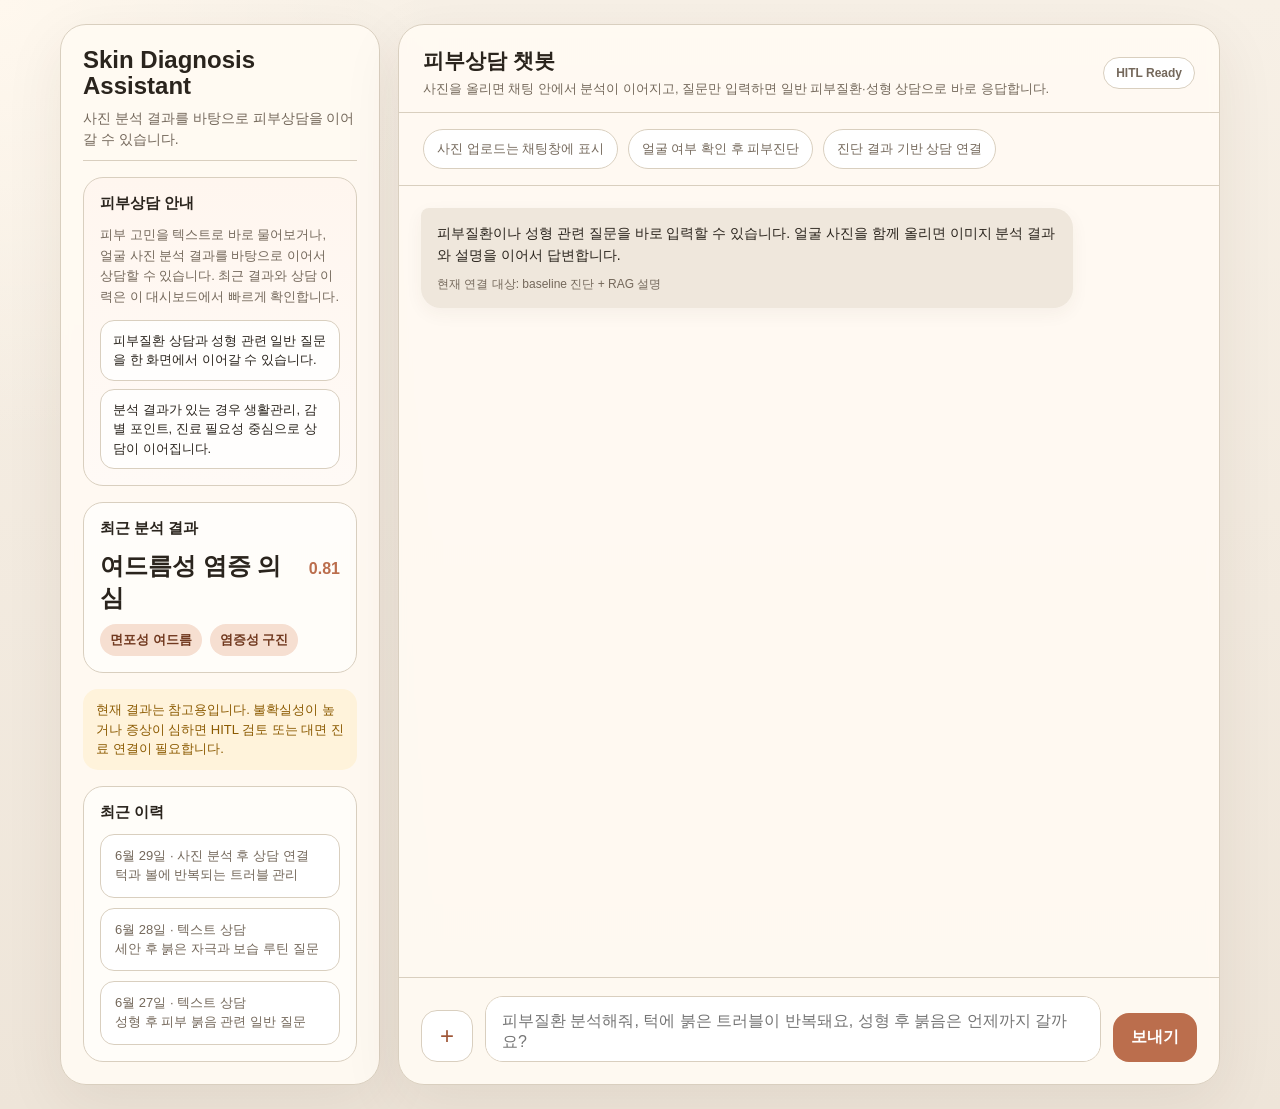
<file: Skin_diagnosis_proj/apps/web/simple_chatbot_mock.html>
﻿<!DOCTYPE html>
<html lang="ko">
<head>
  <meta charset="UTF-8" />
  <meta name="viewport" content="width=device-width, initial-scale=1.0" />
  <title>Skin Diagnosis Assistant Mock</title>
  <style>
    :root {
      --bg: #f4efe7;
      --panel: rgba(255, 250, 243, 0.94);
      --line: #d9cfbf;
      --text: #2a241d;
      --muted: #74685b;
      --accent: #bb6e4d;
      --accent-strong: #9f5637;
      --accent-soft: #f6dfd1;
      --bot: #efe7dc;
      --user: #f8ccb3;
      --warn: #8b5a00;
      --warn-bg: #fff3db;
      --ok: #2d6a4f;
      --ok-bg: #e8f3ec;
    }
    * { box-sizing: border-box; }
    body {
      margin: 0;
      font-family: "Segoe UI", "Noto Sans KR", sans-serif;
      color: var(--text);
      background: radial-gradient(circle at top left, #fff8ee 0, transparent 26%), linear-gradient(180deg, #f7f0e6 0%, #eee5d9 100%);
      min-height: 100vh;
      display: grid;
      place-items: center;
      padding: 24px;
    }
    .app {
      width: min(1160px, 100%);
      min-height: min(860px, calc(100vh - 48px));
      display: grid;
      grid-template-columns: 320px 1fr;
      gap: 18px;
    }
    .panel {
      background: var(--panel);
      border: 1px solid var(--line);
      border-radius: 26px;
      box-shadow: 0 18px 60px rgba(58, 42, 22, 0.08);
      backdrop-filter: blur(6px);
    }
    .sidebar {
      padding: 22px;
      display: flex;
      flex-direction: column;
      gap: 16px;
    }
    .brand {
      padding-bottom: 10px;
      border-bottom: 1px solid var(--line);
    }
    .brand h1 { margin: 0; font-size: 24px; line-height: 1.1; }
    .brand p { margin: 8px 0 0; color: var(--muted); font-size: 14px; line-height: 1.5; }
    .card {
      border: 1px solid var(--line);
      border-radius: 20px;
      background: rgba(255,255,255,0.58);
      padding: 16px;
    }
    .card h2 { margin: 0 0 12px; font-size: 15px; }
    .entry-card { background: linear-gradient(180deg, #fff6ef 0%, #fffaf6 100%); }
    .helper { color: var(--muted); font-size: 13px; line-height: 1.6; }
    .guide-list { display: grid; gap: 8px; margin-top: 12px; }
    .guide-item {
      padding: 10px 12px;
      border-radius: 14px;
      background: rgba(255,255,255,0.82);
      border: 1px solid var(--line);
      font-size: 13px;
      line-height: 1.5;
      color: var(--text);
    }
    .warning {
      padding: 11px 13px;
      background: var(--warn-bg);
      color: var(--warn);
      border-radius: 15px;
      font-size: 13px;
      line-height: 1.5;
    }
    .result-main {
      display: flex;
      justify-content: space-between;
      gap: 12px;
      align-items: baseline;
      margin-bottom: 10px;
    }
    .result-main strong { font-size: 24px; }
    .confidence { color: var(--accent); font-weight: 800; }
    .chips { display: flex; flex-wrap: wrap; gap: 8px; }
    .chip {
      display: inline-flex;
      align-items: center;
      padding: 7px 10px;
      border-radius: 999px;
      background: var(--accent-soft);
      color: #71391f;
      font-size: 13px;
      font-weight: 700;
    }
    .history { display: flex; flex-direction: column; gap: 10px; }
    .history-item {
      padding: 12px 14px;
      border: 1px solid var(--line);
      border-radius: 14px;
      background: #fff;
      font-size: 13px;
      color: var(--muted);
      line-height: 1.45;
    }
    .main {
      display: grid;
      grid-template-rows: auto auto 1fr auto;
      overflow: hidden;
    }
    .header {
      padding: 22px 24px 14px;
      border-bottom: 1px solid var(--line);
      display: flex;
      justify-content: space-between;
      gap: 16px;
      align-items: center;
    }
    .header h2 { margin: 0; font-size: 21px; }
    .header p { margin: 5px 0 0; color: var(--muted); font-size: 13px; }
    .badge {
      padding: 8px 12px;
      border: 1px solid var(--line);
      border-radius: 999px;
      background: white;
      color: var(--muted);
      font-size: 12px;
      font-weight: 800;
      white-space: nowrap;
    }
    .quick-entry {
      padding: 16px 24px;
      border-bottom: 1px solid var(--line);
      display: flex;
      gap: 10px;
      flex-wrap: wrap;
    }
    .quick-pill {
      padding: 10px 13px;
      border-radius: 999px;
      background: #fff;
      border: 1px solid var(--line);
      color: var(--muted);
      font-size: 13px;
    }
    .messages {
      padding: 22px;
      overflow: auto;
      display: flex;
      flex-direction: column;
      gap: 14px;
    }
    .bubble {
      max-width: min(760px, 84%);
      padding: 14px 16px;
      border-radius: 20px;
      line-height: 1.6;
      font-size: 14px;
      box-shadow: 0 6px 18px rgba(72, 52, 30, 0.05);
    }
    .bot { background: var(--bot); border-top-left-radius: 8px; }
    .user { background: var(--user); align-self: flex-end; border-top-right-radius: 8px; }
    .image-bubble {
      align-self: flex-end;
      width: min(340px, 82%);
      background: #fff;
      border: 1px solid var(--line);
      border-radius: 22px;
      padding: 12px;
      box-shadow: 0 6px 18px rgba(72, 52, 30, 0.05);
    }
    .image-preview {
      aspect-ratio: 4 / 3;
      border-radius: 16px;
      overflow: hidden;
      background: #ead0be;
    }
    .image-preview img {
      width: 100%;
      height: 100%;
      object-fit: cover;
      display: block;
    }
    .image-caption {
      margin-top: 10px;
      color: var(--muted);
      font-size: 12px;
    }
    .check-list {
      margin-top: 12px;
      display: grid;
      gap: 8px;
    }
    .check-item {
      padding: 10px 12px;
      border-radius: 14px;
      background: rgba(255,255,255,0.62);
      border: 1px solid var(--line);
      font-size: 13px;
    }
    .check-item.ok { background: var(--ok-bg); color: var(--ok); border-color: #c9dfd2; }
    .meta { margin-top: 8px; color: var(--muted); font-size: 12px; }
    .contexts { margin-top: 12px; display: grid; gap: 8px; }
    .context-card {
      padding: 12px;
      border: 1px dashed var(--line);
      border-radius: 14px;
      background: rgba(255,255,255,0.6);
    }
    .context-card strong { display: block; margin-bottom: 4px; font-size: 13px; }
    .composer {
      padding: 18px 22px 22px;
      border-top: 1px solid var(--line);
      display: grid;
      grid-template-columns: auto 1fr auto;
      gap: 12px;
      align-items: end;
    }
    .plus-btn {
      width: 52px;
      height: 52px;
      border-radius: 16px;
      border: 1px solid var(--line);
      background: white;
      font-size: 24px;
      color: var(--accent-strong);
      cursor: pointer;
    }
    textarea {
      resize: none;
      min-height: 64px;
      max-height: 180px;
      padding: 14px 16px;
      border-radius: 18px;
      border: 1px solid var(--line);
      background: #fff;
      font: inherit;
      color: var(--text);
    }
    .send-btn {
      border: 0;
      padding: 14px 18px;
      border-radius: 16px;
      background: var(--accent);
      color: white;
      font: inherit;
      font-weight: 700;
      cursor: pointer;
    }
    @media (max-width: 920px) {
      body { padding: 14px; }
      .app { grid-template-columns: 1fr; min-height: auto; }
      .sidebar { order: 2; }
      .main { min-height: 74vh; }
      .composer { position: sticky; bottom: 0; background: var(--panel); }
      .bubble, .image-bubble { max-width: 94%; width: auto; }
    }
  </style>
</head>
<body>
  <div class="app">
    <aside class="panel sidebar">
      <div class="brand">
        <h1>Skin Diagnosis Assistant</h1>
        <p>사진 분석 결과를 바탕으로 피부상담을 이어갈 수 있습니다.</p>
      </div>

      <section class="card entry-card">
        <h2>피부상담 안내</h2>
        <div class="helper">피부 고민을 텍스트로 바로 물어보거나, 얼굴 사진 분석 결과를 바탕으로 이어서 상담할 수 있습니다. 최근 결과와 상담 이력은 이 대시보드에서 빠르게 확인합니다.</div>
        <div class="guide-list">
          <div class="guide-item">피부질환 상담과 성형 관련 일반 질문을 한 화면에서 이어갈 수 있습니다.</div>
          <div class="guide-item">분석 결과가 있는 경우 생활관리, 감별 포인트, 진료 필요성 중심으로 상담이 이어집니다.</div>
        </div>
      </section>

      <section class="card">
        <h2>최근 분석 결과</h2>
        <div class="result-main">
          <strong>여드름성 염증 의심</strong>
          <span class="confidence">0.81</span>
        </div>
        <div class="chips">
          <span class="chip">면포성 여드름</span>
          <span class="chip">염증성 구진</span>
        </div>
      </section>

      <section class="warning">현재 결과는 참고용입니다. 불확실성이 높거나 증상이 심하면 HITL 검토 또는 대면 진료 연결이 필요합니다.</section>

      <section class="card">
        <h2>최근 이력</h2>
        <div class="history">
          <div class="history-item">6월 29일 · 사진 분석 후 상담 연결<br />턱과 볼에 반복되는 트러블 관리</div>
          <div class="history-item">6월 28일 · 텍스트 상담<br />세안 후 붉은 자극과 보습 루틴 질문</div>
          <div class="history-item">6월 27일 · 텍스트 상담<br />성형 후 피부 붉음 관련 일반 질문</div>
        </div>
      </section>
    </aside>

    <main class="panel main">
      <header class="header">
        <div>
          <h2>피부상담 챗봇</h2>
          <p>사진을 올리면 채팅 안에서 분석이 이어지고, 질문만 입력하면 일반 피부질환·성형 상담으로 바로 응답합니다.</p>
        </div>
        <div class="badge">HITL Ready</div>
      </header>

      <section class="quick-entry">
        <div class="quick-pill">사진 업로드는 채팅창에 표시</div>
        <div class="quick-pill">얼굴 여부 확인 후 피부진단</div>
        <div class="quick-pill">진단 결과 기반 상담 연결</div>
      </section>

      <section class="messages" id="messages">
        <div class="bubble bot">
          피부질환이나 성형 관련 질문을 바로 입력할 수 있습니다. 얼굴 사진을 함께 올리면 이미지 분석 결과와 설명을 이어서 답변합니다.
          <div class="meta">현재 연결 대상: baseline 진단 + RAG 설명</div>
        </div>
      </section>

      <form class="composer" id="chat-form">
        <input id="image-input" type="file" accept="image/*" hidden />
        <button class="plus-btn" id="pick-image-btn" type="button" title="사진 선택">+</button>
        <textarea id="message" placeholder="피부질환 분석해줘, 턱에 붉은 트러블이 반복돼요, 성형 후 붉음은 언제까지 갈까요?"></textarea>
        <button class="send-btn" type="submit">보내기</button>
      </form>
    </main>
  </div>

  <script>
    const API_BASE = 'http://127.0.0.1:8010';
    const form = document.getElementById('chat-form');
    const textarea = document.getElementById('message');
    const messages = document.getElementById('messages');
    const imageInput = document.getElementById('image-input');
    const pickImageBtn = document.getElementById('pick-image-btn');
    let pendingImage = null;

    function scrollToBottom() {
      messages.scrollTop = messages.scrollHeight;
    }

    function appendBubble(role, text, metaText = '') {
      const bubble = document.createElement('div');
      bubble.className = `bubble ${role}`;
      bubble.textContent = text;
      if (metaText) {
        const meta = document.createElement('div');
        meta.className = 'meta';
        meta.textContent = metaText;
        bubble.appendChild(meta);
      }
      messages.appendChild(bubble);
      scrollToBottom();
      return bubble;
    }

    function appendImageBubble(imageUrl, filename) {
      const wrapper = document.createElement('div');
      wrapper.className = 'image-bubble';
      wrapper.innerHTML = `
        <div class="image-preview">
          <img src="${imageUrl}" alt="상담에 첨부한 얼굴 사진" />
        </div>
        <div class="image-caption">상담에 첨부한 사진 · ${filename}</div>
      `;
      messages.appendChild(wrapper);
      scrollToBottom();
    }

    function appendDiagnosisResult(data) {
      const resultBubble = document.createElement('div');
      resultBubble.className = 'bubble bot';
      const labelKo = {
        psoriasis: '건선',
        atopic_dermatitis: '아토피 피부염',
        acne: '여드름',
        normal: '정상',
        rosacea: '주사',
        seborrheic_dermatitis: '지루성 피부염',
        facial_flushing: '안면홍조',
      };
      const predictedKo = labelKo[data.predicted_disease] || data.predicted_disease;
      const differentials = Array.isArray(data.differentials) && data.differentials.length
        ? data.differentials.map((item) => labelKo[item] || item).join(', ')
        : '없음';
      resultBubble.innerHTML = `
        <strong>분석 결과</strong><br />
        ${data.summary}<br />
        <div class="check-list">
          <div class="check-item ok">예측 질환: ${predictedKo}</div>
          <div class="check-item">신뢰도: ${Number(data.confidence || 0).toFixed(3)}</div>
          <div class="check-item">감별 후보: ${differentials}</div>
        </div>
      `;
      messages.appendChild(resultBubble);

      if (Array.isArray(data.retrieved_contexts) && data.retrieved_contexts.length) {
        const topContext = data.retrieved_contexts[0];
        const contextBubble = document.createElement('div');
        contextBubble.className = 'bubble bot';
        const contextCards = `
          <div class="context-card">
            <strong>${topContext.disease_name_ko || topContext.canonical_label || '참고 문서'} · ${topContext.intention || '일반'}</strong>
            ${(topContext.content || '').slice(0, 160)}...
          </div>
        `;
        contextBubble.innerHTML = `
          ${data.explanation || '검색 문서를 바탕으로 설명을 정리했습니다.'}
          <div class="contexts">${contextCards}</div>
          <div class="meta">${(data.care_guidance || []).slice(0, 2).join(' · ')}</div>
        `;
        messages.appendChild(contextBubble);
      }
      scrollToBottom();
    }

    function appendChatAnswer(data) {
      const bubble = document.createElement('div');
      bubble.className = 'bubble bot';
      bubble.innerHTML = `${data.answer}`;
      if (data.mode !== 'image_analysis' && Array.isArray(data.retrieved_contexts) && data.retrieved_contexts.length) {
        const wrapper = document.createElement('div');
        wrapper.className = 'contexts';
        data.retrieved_contexts.slice(0, 2).forEach((ctx) => {
          const card = document.createElement('div');
          card.className = 'context-card';
          card.innerHTML = `<strong>${ctx.disease_name_ko || ctx.canonical_label || '관련 문서'} · ${ctx.intention || '일반'}</strong>${(ctx.content || '').slice(0, 120)}...`;
          wrapper.appendChild(card);
        });
        bubble.appendChild(wrapper);
      }
      const meta = document.createElement('div');
      meta.className = 'meta';
      meta.textContent = data.related_domain === 'plastic_reconstruction' ? '성형·재건 RAG 응답' : '피부질환 RAG 응답';
      bubble.appendChild(meta);
      messages.appendChild(bubble);
      scrollToBottom();
    }

    async function fileToBase64(file) {
      return new Promise((resolve, reject) => {
        const reader = new FileReader();
        reader.onload = () => resolve(reader.result);
        reader.onerror = reject;
        reader.readAsDataURL(file);
      });
    }

    pickImageBtn.addEventListener('click', () => imageInput.click());

    imageInput.addEventListener('change', async (event) => {
      const [file] = event.target.files || [];
      if (!file) return;
      pendingImage = {
        file,
        previewUrl: URL.createObjectURL(file),
      };
      appendImageBubble(pendingImage.previewUrl, file.name);
      appendBubble('bot', '사진을 확인했습니다. 메시지를 보내면 얼굴 사진을 먼저 분석하고 결과를 이어서 설명합니다.');
    });

    form.addEventListener('submit', async (event) => {
      event.preventDefault();
      const value = textarea.value.trim();
      if (!value && !pendingImage) return;

      const userBubble = document.createElement('div');
      userBubble.className = 'bubble user';
      userBubble.textContent = value || '사진 분석을 진행해줘';
      messages.appendChild(userBubble);
      textarea.value = '';
      scrollToBottom();

      const processingText = pendingImage
        ? '이미지를 업로드하고 있습니다. 얼굴 여부와 촬영 상태를 확인한 뒤 피부질환 분석을 시작합니다.'
        : '질문과 가장 가까운 피부/성형 문서를 찾고 있습니다.';
      appendBubble('bot', processingText, '분석 진행 중');

      let payload = {
        message: value || '피부질환 분석해줘',
      };

      if (pendingImage) {
        payload.image_name = pendingImage.file.name;
        payload.image_bytes_base64 = await fileToBase64(pendingImage.file);
      }

      try {
        const response = await fetch(`${API_BASE}/chat/ask`, {
          method: 'POST',
          headers: { 'Content-Type': 'application/json' },
          body: JSON.stringify(payload)
        });
        const data = await response.json();
        if (!response.ok) {
          throw new Error(data.detail || 'chat request failed');
        }
        if (data.diagnosis_result) appendDiagnosisResult(data.diagnosis_result);
        appendChatAnswer(data);
      } catch (error) {
        appendBubble('bot', '분석 요청에 실패했습니다. API 서버가 실행 중인지 확인해 주세요.', String(error));
      }

      pendingImage = null;
      imageInput.value = '';
    });
  </script>
</body>
</html>
</file>
